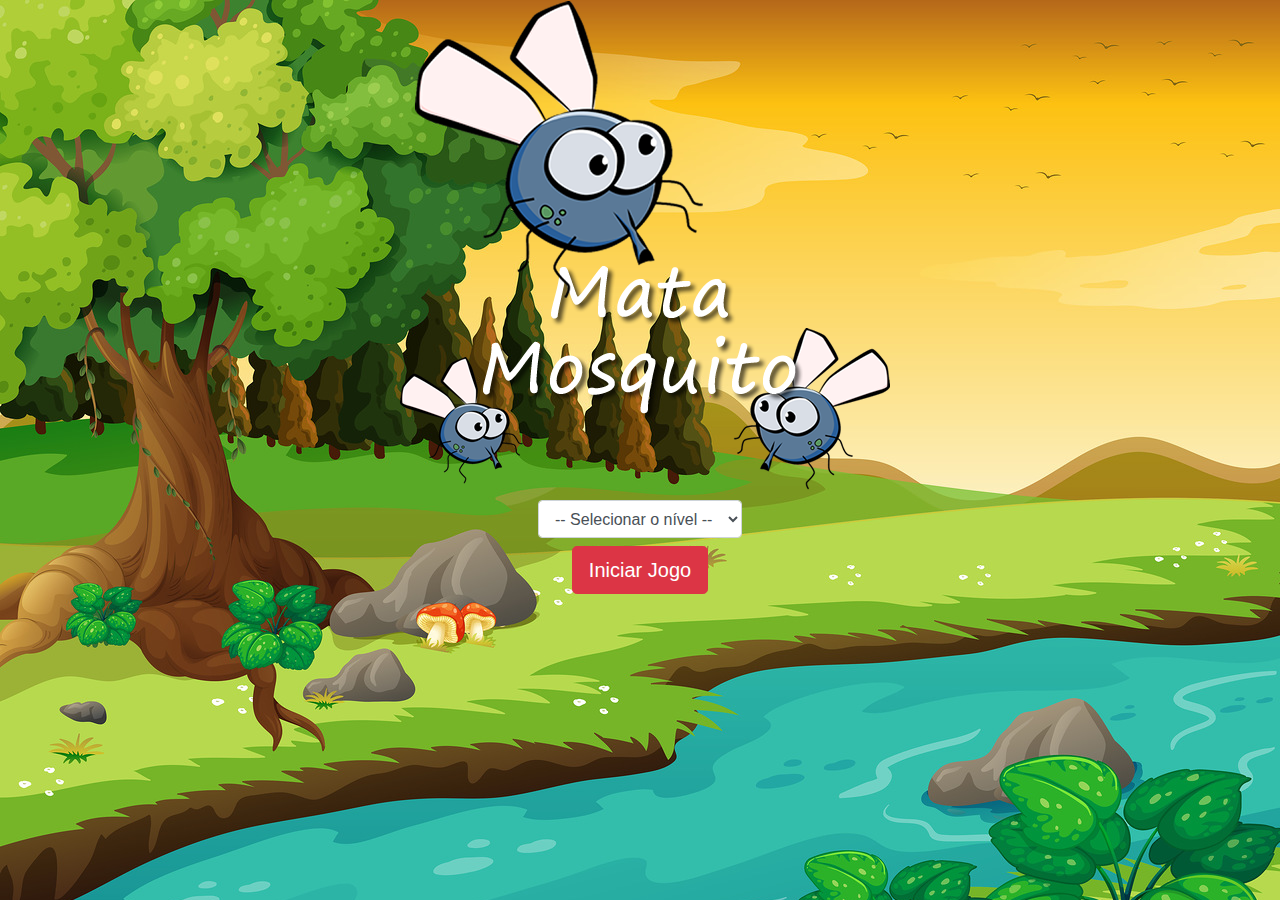
<file: index.html>
<!DOCTYPE html>
<html>
<head>
	<title></title>
	<meta charset="utf-8">

	<!-- CSS only -->
	<link rel="stylesheet" href="https://stackpath.bootstrapcdn.com/bootstrap/4.5.2/css/bootstrap.min.css" integrity="sha384-JcKb8q3iqJ61gNV9KGb8thSsNjpSL0n8PARn9HuZOnIxN0hoP+VmmDGMN5t9UJ0Z" crossorigin="anonymous">

	<link rel="stylesheet" type="text/css" href="estilo.css">

	<script>
		
		function iniciarJogo () {
			var nivel = document.getElementById('nivel').value

			if(nivel === '') {
				alert('Selecione um nivel para iniciar o jogo')
				return false
			}

			window.location.href = "app.html?" + nivel
			
		}

	</script>
</head>

<body>

	<div class="container">
		<div class="row">
			<div class="col">
				<div class="d-flex justify-content-center">
					<img src="imagens/game.png">
				</div>
			</div>
		</div>

		<div class="row">
			<div class="col">
				<div class="d-flex justify-content-center">
					<div class="mb-2">
						<select class="form-control" id="nivel">
							<option value="">-- Selecionar o nível --</option>
							<option value="normal">Normal</option>
							<option value="dificil">Dificil</option>
							<option value="chucknorris">Chuck Norris</option>
						</select>
					</div>
				</div>
			</div>
		</div>


		<div class="row">
			<div class="col">
				<div class="d-flex justify-content-center">
					<button type="button" class="btn btn-danger btn-lg" onclick="iniciarJogo()">Iniciar Jogo</button>
				</div>
			</div>
		</div>
	</div>
	
	<script>
		
		setInterval(function(){
			posicaoRandomica()
		}, 2000)
	</script>
</body>
</html>
</file>
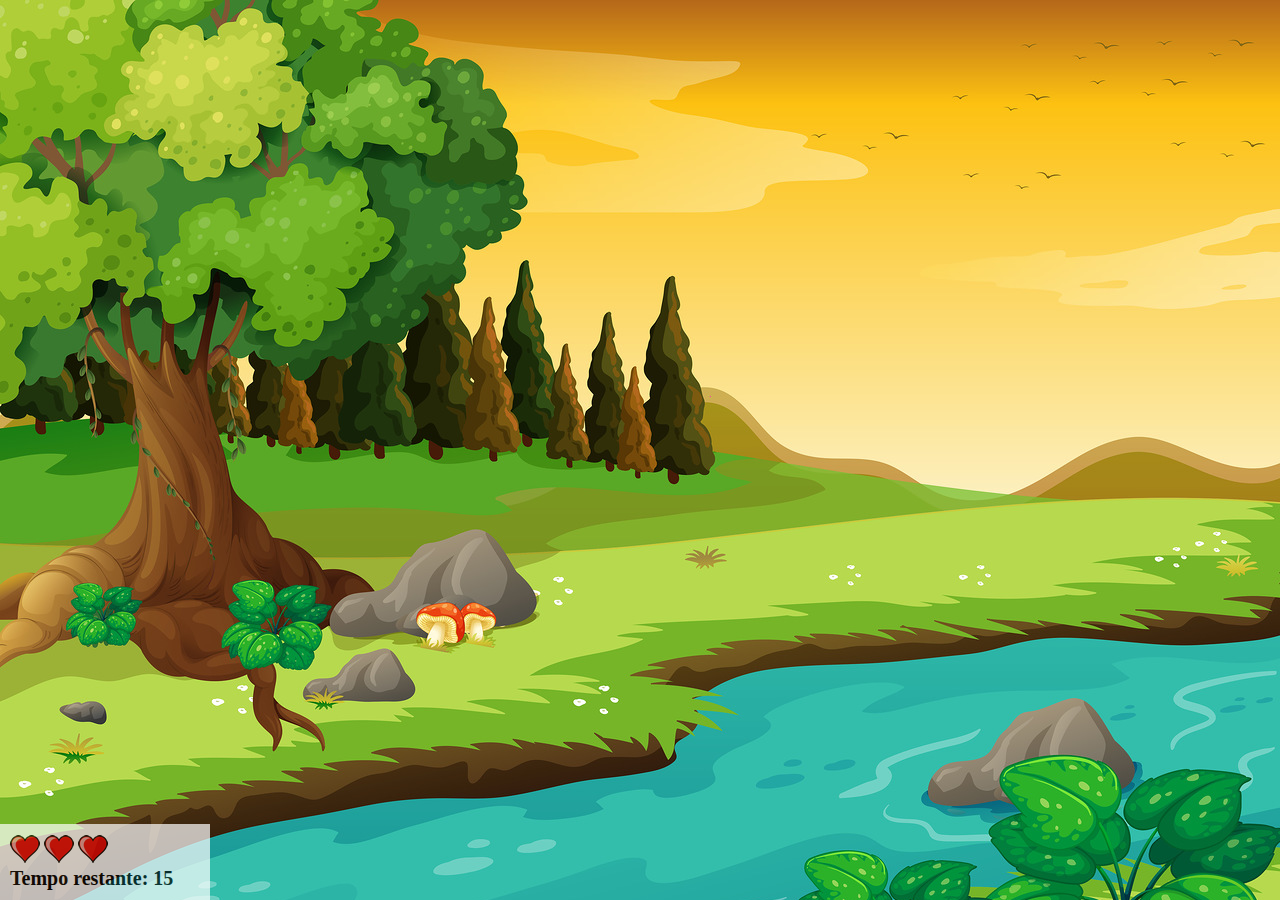
<file: app.html>
<!DOCTYPE html>
<html>
<head>
	<title></title>
	<meta charset="utf-8">
	<link rel="stylesheet" type="text/css" href="estilo.css">
	<script src="jogo.js"></script>
</head>

<body onresize="ajustaTamanhoPalcoJogo()">

	<div class="painel">
		<div class="vidas">
			<img id="v1" src="imagens/coracao_cheio.png">
			<img id="v2" src="imagens/coracao_cheio.png">
			<img id="v3" src="imagens/coracao_cheio.png">

			
		</div>

		<div class="cronometro">Tempo restante: <span id="cronometro"></span></div>
			
		
	</div>

	
	<script>


		document.getElementById('cronometro').innerHTML = tempo

		
		var criaMosca = setInterval(function(){
			posicaoRandomica()
		}, criaMosquitoTempo)
	</script>
</body>
</html>
</file>
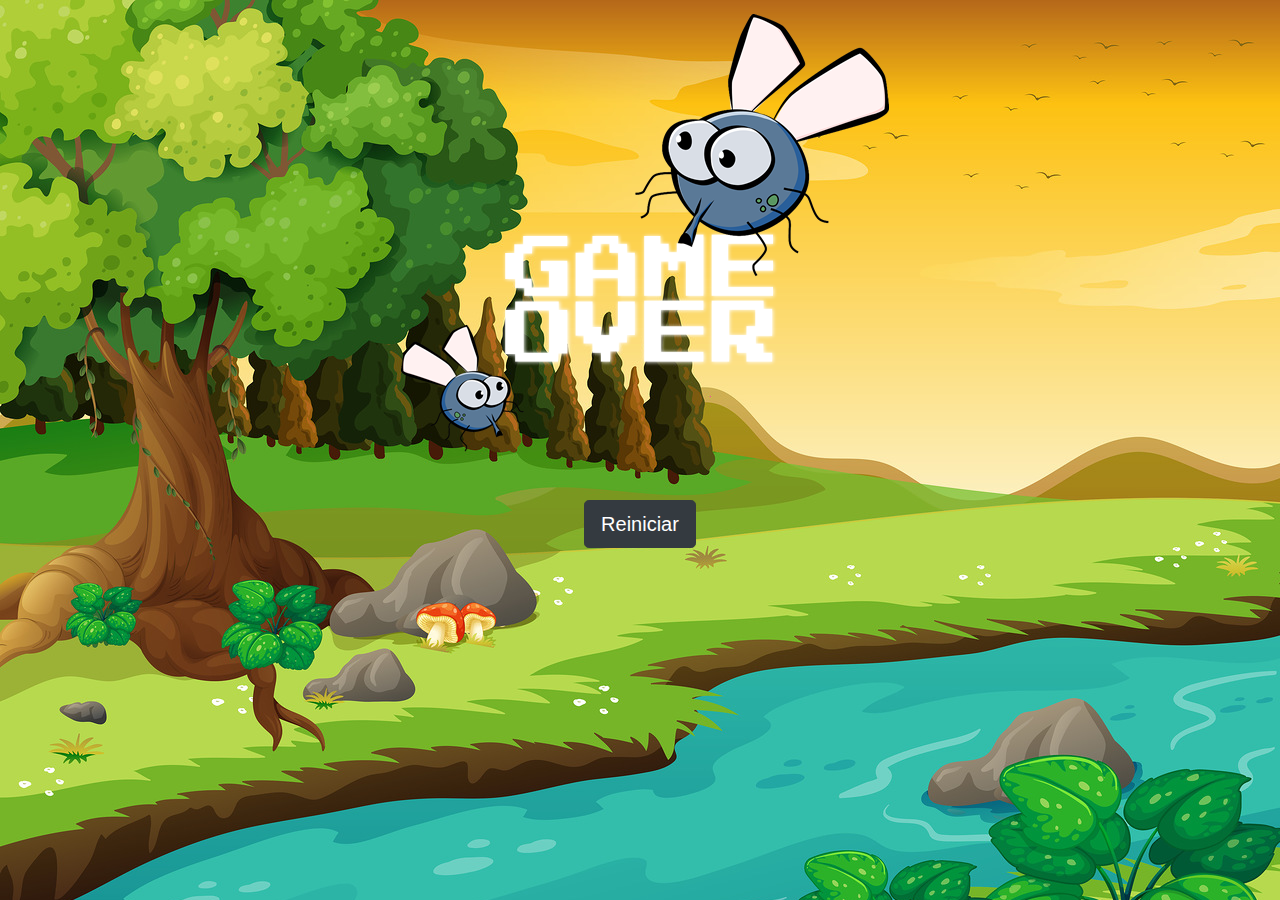
<file: fim_de_jogo.html>
<!DOCTYPE html>
<html>
<head>
	<title></title>
	<meta charset="utf-8">

	<!-- CSS only -->
	<link rel="stylesheet" href="https://stackpath.bootstrapcdn.com/bootstrap/4.5.2/css/bootstrap.min.css" integrity="sha384-JcKb8q3iqJ61gNV9KGb8thSsNjpSL0n8PARn9HuZOnIxN0hoP+VmmDGMN5t9UJ0Z" crossorigin="anonymous">

	<link rel="stylesheet" type="text/css" href="estilo.css">


</head>

<body>

	<div class="container">
		<div class="row">
			<div class="col">
				<div class="d-flex justify-content-center">
					<img src="imagens/game_over.png">
				</div>
			</div>
		</div>

		<div class="row">
			<div class="col">
				<div class="d-flex justify-content-center">
					<button type="button" class="btn btn-dark btn-lg" onclick="window.location.href = 'index.html' ">Reiniciar</button>
				</div>
			</div>
		</div>
	</div>
	
	<script>
		
		setInterval(function(){
			posicaoRandomica()
		}, 2000)
	</script>
</body>
</html>
</file>
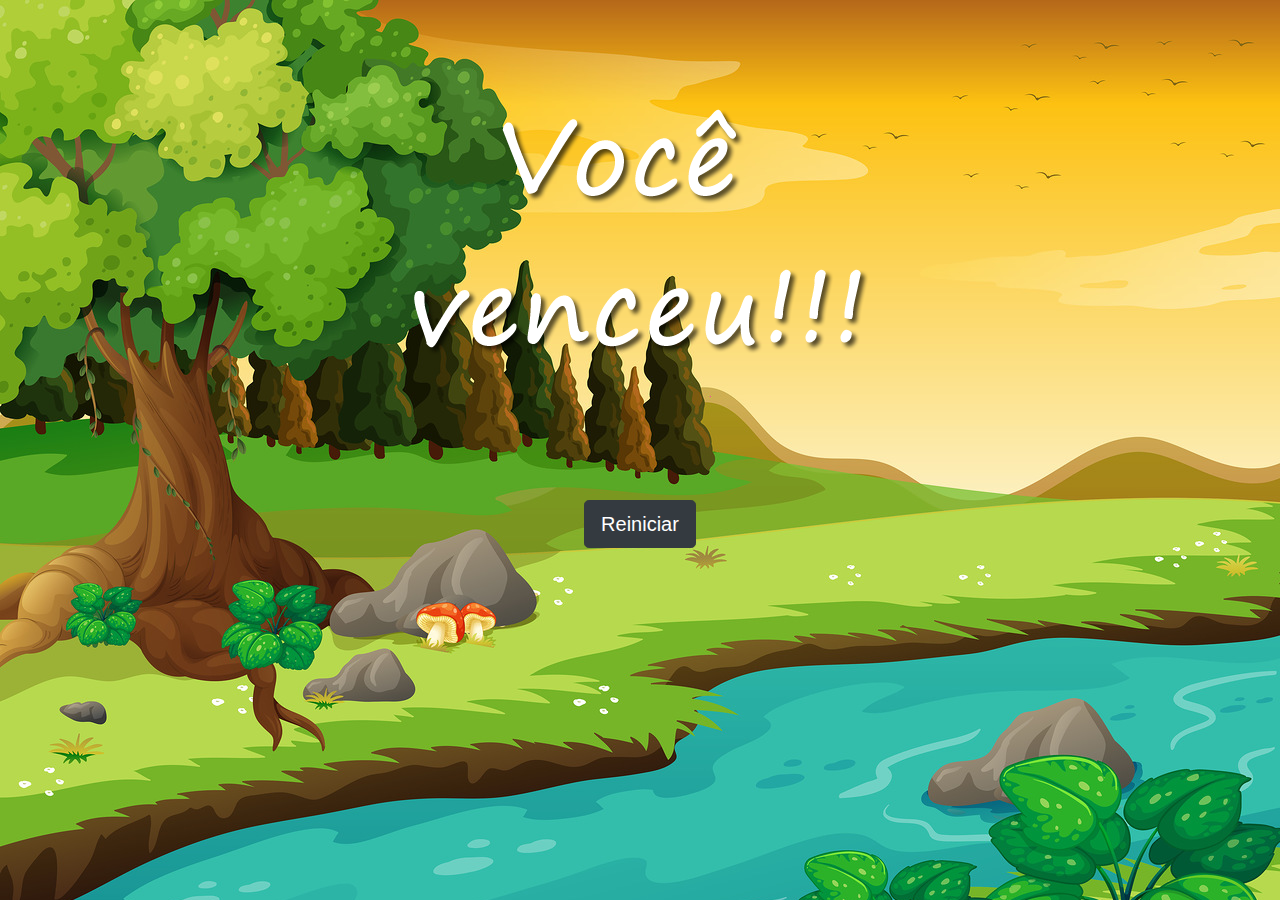
<file: vitoria.html>
<!DOCTYPE html>
<html>
<head>
	<title></title>
	<meta charset="utf-8">

	<!-- CSS only -->
	<link rel="stylesheet" href="https://stackpath.bootstrapcdn.com/bootstrap/4.5.2/css/bootstrap.min.css" integrity="sha384-JcKb8q3iqJ61gNV9KGb8thSsNjpSL0n8PARn9HuZOnIxN0hoP+VmmDGMN5t9UJ0Z" crossorigin="anonymous">

	<link rel="stylesheet" type="text/css" href="estilo.css">


</head>

<body>

	<div class="container">
		<div class="row">
			<div class="col">
				<div class="d-flex justify-content-center">
					<img src="imagens/vitoria.png">
				</div>
			</div>
		</div>

		<div class="row">
			<div class="col">
				<div class="d-flex justify-content-center">
					<button type="button" class="btn btn-dark btn-lg" onclick="window.location.href = 'index.html' ">Reiniciar</button>
				</div>
			</div>
		</div>
	</div>
	
	<script>
		
		setInterval(function(){
			posicaoRandomica()
		}, 2000)
	</script>
</body>
</html>
</file>
<file: estilo.css>
html{
	cursor: url(imagens/mata_mosquito.png) 30 30, auto;
}
body{
	background-image: url(imagens/bg.jpg);
	background-repeat: no-repeat;
}

.mosquito1{
	width: 50px;
	height: 50px;
}

.mosquito2{
	width: 70px;
	height: 70px;
}

.mosquito3{
	width: 90px;
	height: 90px;
}
.ladoA{
	transform: scaleX(1);
}
.ladoB{
	transform: scaleX(-1);
}
.painel{
	position: absolute;
	width: 190px;
	padding: 10px;
	left: 0px;
	bottom: 0px;
	border-top: 1px solid #fff;
	background-color: #fff;
	opacity: 0.7;
}
.vidas{
	float: left;
}
.cronometro{
	float: left;
	font-size: 20px;
	font-weight: bold;
}
</file>
